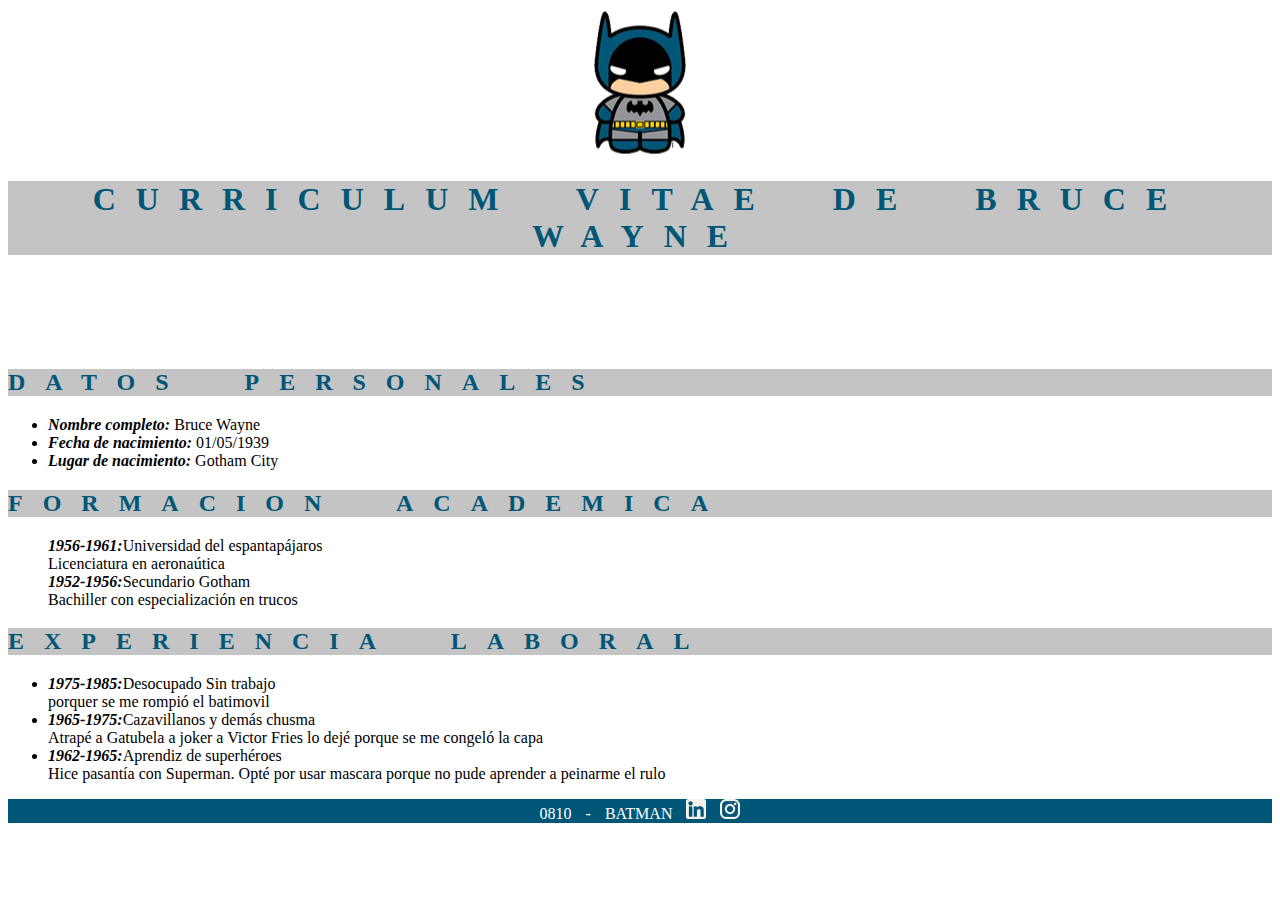
<file: batman/index.html>
<!DOCTYPE html>
<html lang="en">
<head>
    <meta charset="UTF-8">
    <meta http-equiv="X-UA-Compatible" content="IE=edge">
    <meta name="viewport" content="width=device-width, initial-scale=1.0">
    <title>practicaClase6</title>
    <link rel="stylesheet" href="style.css">
</head>
<body>
    <header>
    <img src="img/logo batman.png" alt="imagen de batman">
    <h1 class="fondo"> CURRICULUM VITAE DE BRUCE WAYNE </h1>
    <br><br><br><br>
    </header>
    <main>
        <h2 class="fondo">DATOS PERSONALES</h2>
        <ul>
            <li> <span>Nombre completo:</span> Bruce Wayne</li>
            <li> <span>Fecha de nacimiento:</span> 01/05/1939</li>
            <li> <span>Lugar de nacimiento:</span> Gotham City</li>
        </ul>
        <h2 class="fondo">FORMACION ACADEMICA</h2>
        <ul type="none">
            <li> <span> 1956-1961:</span>Universidad del espantapájaros<br>
            Licenciatura en aeronaútica</li>
            <li> <span> 1952-1956:</span>Secundario Gotham<br>
            Bachiller con especialización en trucos</li>
        </ul>
        <h2 class="fondo">EXPERIENCIA LABORAL</h2>
        <ul>
            <li><span>1975-1985:</span>Desocupado
            Sin trabajo<br> porquer se me rompió el batimovil</li>
            <li><span>1965-1975:</span>Cazavillanos y demás chusma<br>
            Atrapé a Gatubela a joker a Victor Fries lo dejé porque 
            se me congeló la capa</li>
            <li><span>1962-1965:</span>Aprendiz de superhéroes<br>
            Hice pasantía con Superman. Opté por usar mascara porque no pude aprender a peinarme el rulo</li>
        </ul>

    </main>
    <footer>
        0810 - BATMAN  
        <img src="./img/ico_linkedin.png" alt="LI">
        <img src="./img/ico_instagram.png" alt="IG">
    </footer>

</body>
</html>
</file>
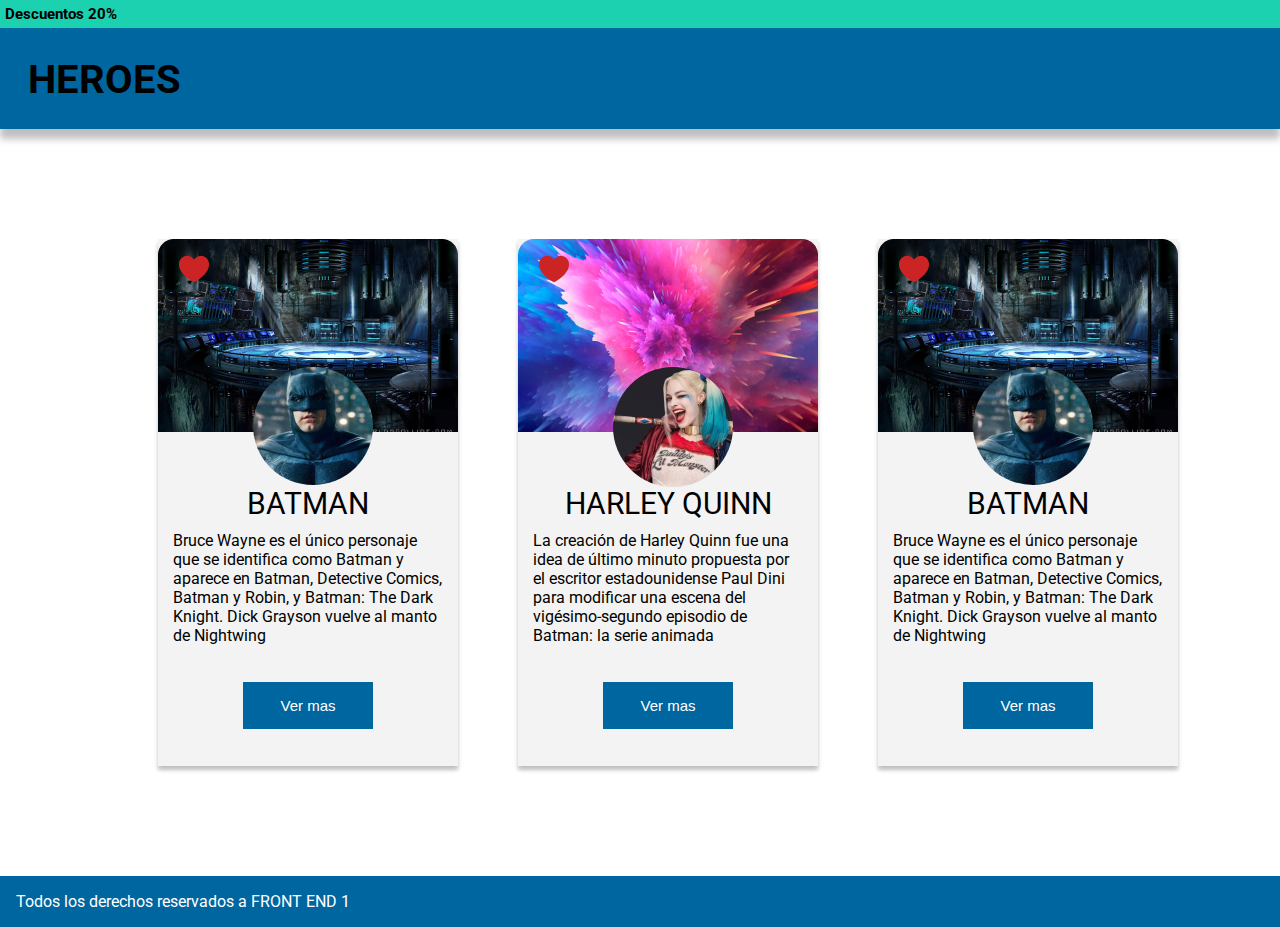
<file: Heroes/index.html>
<!DOCTYPE html>
<html lang="en">
<head>
    <meta charset="UTF-8">
    <meta http-equiv="X-UA-Compatible" content="IE=edge">
    <meta name="viewport" content="width=device-width, initial-scale=1.0">
    <title>Document</title>
    <link rel="stylesheet" href="./CSS/style.css">
</head>
<body>
    <header>
        <h4>Descuentos 20%</h4>
        <h1>HEROES</h1>
        
    </header>
    <main>
        <div class="banner">
            <img class="imgFondo" src="./img/fondo.png" alt="">
            <img class="imgHero" src="./img/caraBatman.png" alt=""> 
            <img class="imgCora" src="./img/cora.png" alt="">
            <h3>BATMAN</h3>
            <p>Bruce Wayne es el único personaje que se identifica como Batman y aparece en Batman, Detective Comics, Batman y Robin, y
            Batman: The Dark Knight. Dick Grayson vuelve al manto de  Nightwing
            </p>
            <div class="boton">
                <button>Ver mas</button>
            </div>
        </div>
        <div class="banner">
            <img class="imgFondo" src="./img/fondo2.png" alt="">
            <img class="imgHero" src="./img/harley.png" alt="">
            <img class="imgCora" src="./img/cora.png" alt="">
            <h3>HARLEY QUINN</h3>
            <p>La creación de Harley Quinn fue una idea de último minuto propuesta por el escritor estadounidense Paul Dini para
            modificar una escena del vigésimo-segundo episodio de Batman: la serie animada
            </p>
            <div class="boton">
                <button>Ver mas</button>
            </div>
        </div>
        <div class="banner">
            <img class="imgFondo" src="./img/fondo.png" alt="">
            <img class="imgHero" src="./img/caraBatman.png" alt="">
            <img class="imgCora" src="./img/cora.png" alt="">
            <h3>BATMAN</h3>
            <p>Bruce Wayne es el único personaje que se identifica como Batman y aparece en Batman, Detective Comics, Batman y
                Robin, y
                Batman: The Dark Knight. Dick Grayson vuelve al manto de Nightwing
            </p>
            <div class="boton">
                <button>Ver mas</button>
            </div>
        </div>
    </main>
    <footer>
        <h3>Todos los derechos reservados a FRONT END 1</h3>
    </footer>

</body>
</html>
</file>
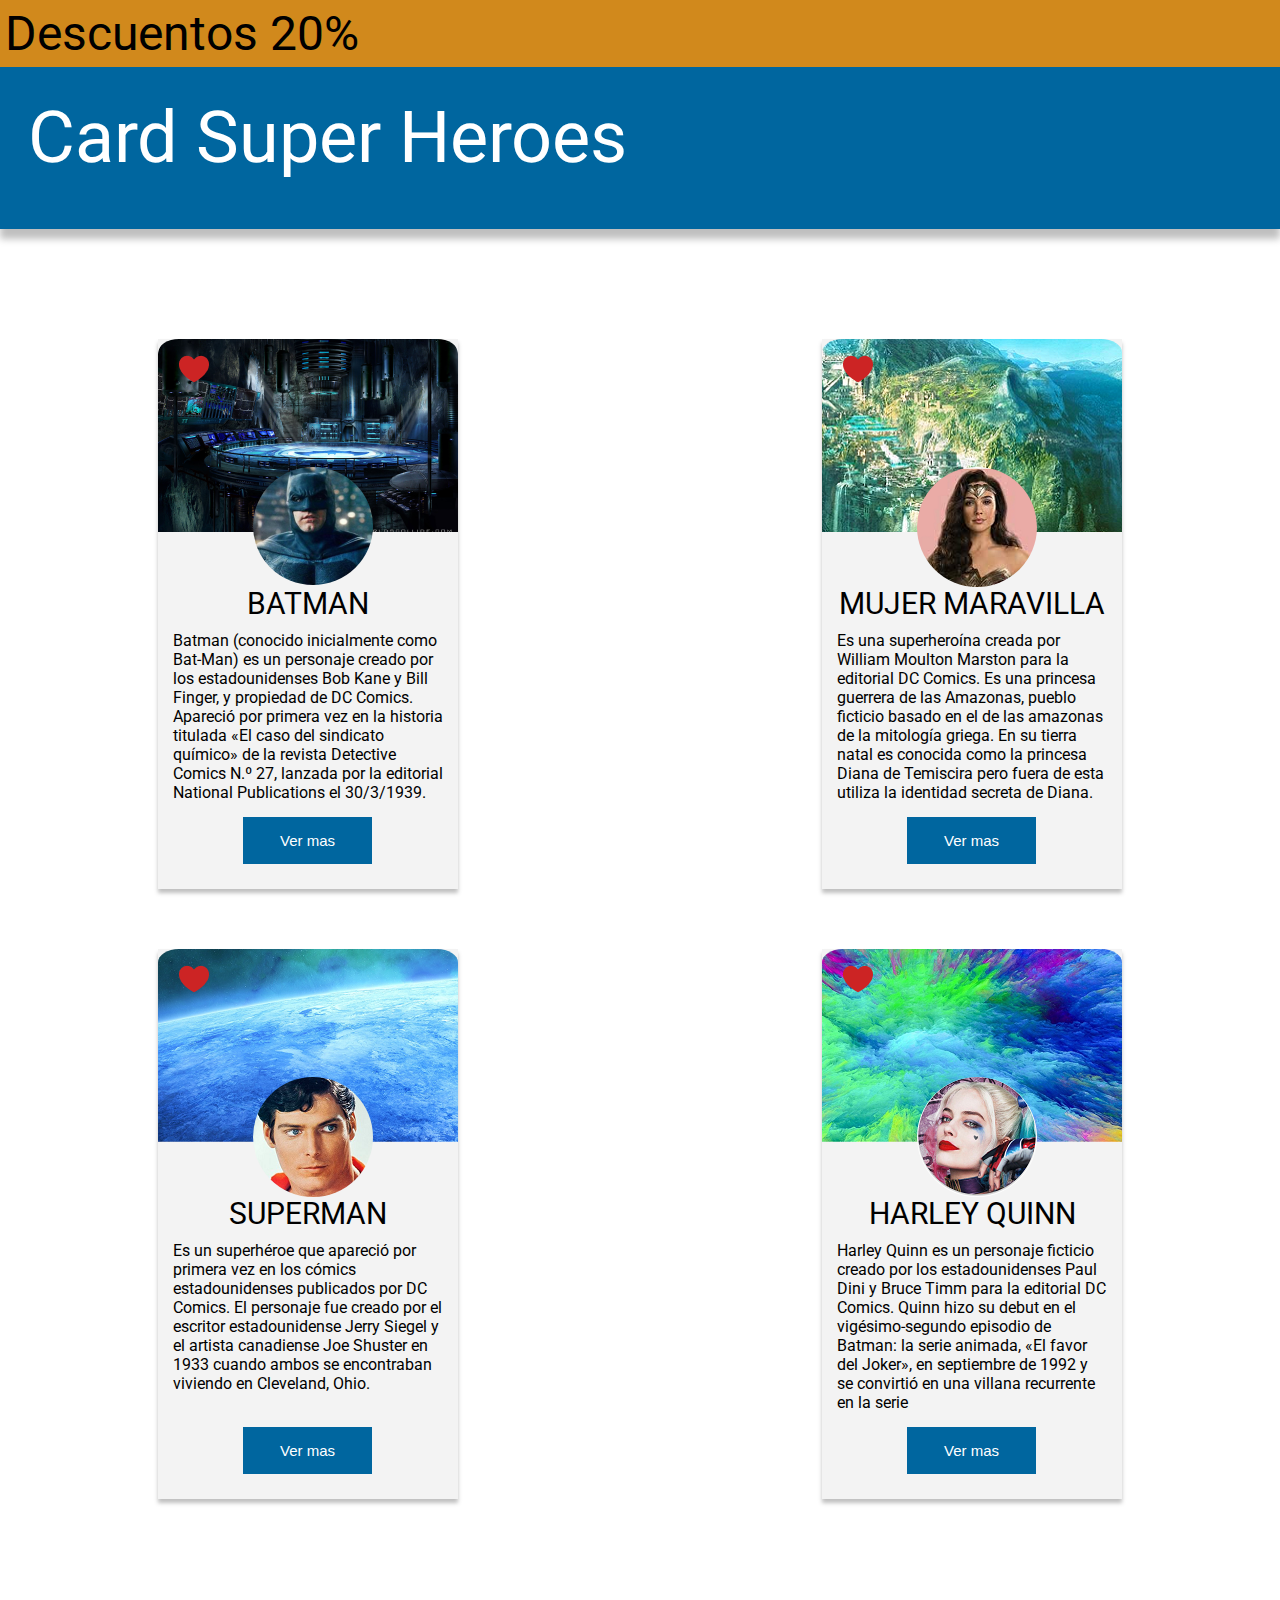
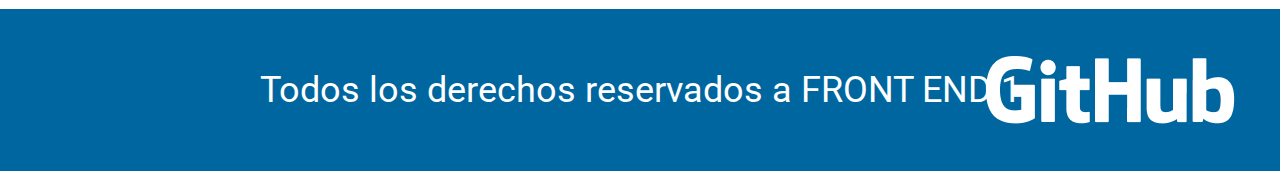
<file: Heroes2/index.html>
<!DOCTYPE html>
<html lang="en">
<head>
    <meta charset="UTF-8">
    <meta http-equiv="X-UA-Compatible" content="IE=edge">
    <meta name="viewport" content="width=device-width, initial-scale=1.0">
    <title>Hero2</title>
    <link rel="stylesheet" href="./CSS/style.css">
</head>
<body>
    <header>
        <h4>Descuentos 20%</h4>
        <h1>Card Super Heroes</h1>
        
    </header>
    <main>
        <div class="banner">
            <img class="imgFondo" src="./img/fondo.png" alt="">
            <img class="imgHero" src="./img/caraBatman.png" alt=""> 
            <img class="imgCora" src="./img/cora.png" alt="">
            <h3>BATMAN</h3>
            <p>Batman (conocido inicialmente como Bat-Man) es un personaje creado por los estadounidenses Bob Kane y Bill Finger, y
            propiedad de DC Comics. Apareció por primera vez en la historia titulada «El caso del sindicato químico» de la revista
            Detective Comics N.º 27, lanzada por la editorial National Publications el 30/3/1939.
            </p>
            <div class="boton">
                <button>Ver mas</button>
            </div>
        </div>
        <div class="banner">
            <img class="imgFondo" src="./img/fondoMaravilla.png" alt="">
            <img class="imgHero" src="./img/maravilla2.png" alt="">
            <img class="imgCora" src="./img/cora.png" alt="">
            <h3>MUJER MARAVILLA</h3>
            <p>Es una superheroína creada por William Moulton Marston para la editorial DC Comics. Es una princesa guerrera de las
            Amazonas, pueblo ficticio basado en el de las amazonas de la mitología griega. En su tierra natal es conocida como la
            princesa Diana de Temiscira pero fuera de esta utiliza la identidad secreta de Diana.
            </p>
            <div class="boton">
                <button>Ver mas</button>
            </div>
        </div>
        <div class="banner">
            <img class="imgFondo" src="./img/fondoSuperman.png" alt="">
            <img class="imgHero" src="./img/superman.png" alt="">
            <img class="imgCora" src="./img/cora.png" alt="">
            <h3>SUPERMAN</h3>
            <p>Es un superhéroe que apareció por primera vez en los cómics estadounidenses publicados por DC Comics.
            El personaje fue creado por el escritor estadounidense Jerry Siegel y el artista canadiense Joe Shuster en 1933 cuando
            ambos se encontraban viviendo en Cleveland, Ohio.
            </p>
            <div class="boton">
                <button>Ver mas</button>
            </div>
        </div>
        <div class="banner especial">
            <img class="imgFondo" src="./img/fondoHarley2.png" alt="">
            <img class="imgHero" src="./img/harley3.png" alt="">
            <img class="imgCora" src="./img/cora.png" alt="">
            <h3>HARLEY QUINN</h3>
            <p>Harley Quinn es un personaje ficticio creado por los estadounidenses Paul Dini y Bruce Timm para la editorial DC Comics.
            Quinn hizo su debut en el vigésimo-segundo episodio de Batman: la serie animada, «El favor del Joker», en septiembre de
            1992 y se convirtió en una villana recurrente en la serie
            </p>
            <div class="boton">
                <button>Ver mas</button>                
            </div>
        </div>
    </main>
    <footer>
        <h3>Todos los derechos reservados a FRONT END 1</h3>
        <img src="./img/github.png" alt="git">
    </footer>

</body>
</html>
</file>
<file: batman/style.css>
.fondo{
    background:#c4c4c4;
    color: #005677; 
    word-spacing: 30px;
    letter-spacing: 20px;
}


header{
    text-align: center;
}

span{
    font-style: italic;
    font-family: 'Times New Roman';
    font-weight: bold;
}
footer {
    background-color: #005677;
    color: white;
    font-family: 'Times New Roman';
    text-align: center;    
    word-spacing: 10px;
    /* letter-spacing: 5px; */
}
</file>
<file: Heroes/CSS/style.css>
@import url('https://fonts.googleapis.com/css2?family=Roboto:wght@400;500;700&display=swap');


*{
    margin: 0px;
}
h1 , h2 ,h3 , h4 ,h5 ,p {
    font-family: 'Roboto';
}
h4{
    background-color: #1CD1B0;
    padding: 5px;     
    font-size: 15px; 
}
h1{
    background-color: #00669F;
    padding: 28px 50px 26px 28px; 
    box-shadow: 0px 10px 7px rgba(0, 0, 0, 0.25);   
    font-size: 40px;
}
main{
    padding: 80px 10%;
    display: flex;
    justify-content: space-between;
}
footer{
    background-color: #00669F;
    color: white;
    padding: 16px;
}
footer h3{
    font-weight: 400;
    font-size: 16px;
}

.banner{
    width: 300px ;
    height: 527px;
    position: relative;
    margin: 30px;
    
}
.imgCora {
    position: absolute;
    top: 15.87px;
    left: 21px;
}
.imgHero{
    position: absolute;
    left: 95px;
    top: 128px;
    border-radius: 50%;
}
.banner{
    background-color: #F3F3F3;    
    box-shadow: 0px 4px 4px rgba(0, 0, 0, 0.25);
}
.banner h3{    
    text-align: center;
    padding-top: 50px;
    font-weight: 400;
    font-size: 30px;
    
}

.banner p{
    margin: 10px 15px 37px;    
}
.banner .boton{
    text-align: center;    
}
.banner button{
    /* background: #00669F; */
    background-color: #00669F;
    color: white;
    padding: 15px 37px;
    border: none;
    font-size: 15px;

}
</file>
<file: Heroes2/CSS/style.css>
@import url('https://fonts.googleapis.com/css2?family=Roboto:wght@400;500;700&display=swap');


*{
    margin: 0px;
    box-sizing: border-box;
}
body{
    /* width: 2056px; */

}

h1 , h2 ,h3 , h4 ,h5 ,p {
    font-family: 'Roboto';
}
h4{
    background-color: #D1891C;
    padding: 5px;     
    font-weight: 400;
    font-size: 48px;
}
h1{
    color: white;
    height: 162px;
    font-size: 72px;
    font-weight: 400;
    background-color: #00669F;
    padding: 28px 50px 26px 28px; 
    box-shadow: 0px 10px 7px rgba(0, 0, 0, 0.25);   
}
main{    
    padding: 80px 10%;
    display: flex;
    justify-content: space-between;
    flex-wrap: wrap;

}
footer{
    position: relative;
    background-color: #00669F;    
    height: 162px;
    color: white;
    padding: 15px 30px;    
    display: flex;
    flex-direction: column;
    justify-content:space-around;
    
}
footer h3{
    position: absolute;    
    font-weight: 400;
    font-size: 36px;        
    align-self: center; 
      
}
footer img{
    position: absolute;    
    align-self: flex-end;
    padding: 15px;  
}

.banner{
    position: relative;
    background-color: #F3F3F3;
    box-shadow: 0px 4px 4px rgba(0, 0, 0, 0.25);
    width: 300px ;
    height: 550px;    
    margin: 30px;
    
}
.imgCora {
    position: absolute;
    top: 15.87px;
    left: 21px;
}

.imgHero{
    position: absolute;
    left: 95px;
    top: 128px;
    border-radius: 50%;
}
.imgFondo {
    border-top-left-radius: 7%;
    border-top-right-radius: 7%;    
}

.banner h3{    
    text-align: center;
    padding-top: 50px;
    font-weight: 400;
    font-size: 30px;
    
}

.banner p{
    margin: 10px 15px 37px;    
}

.banner .boton{
    position: absolute;
    text-align: center;
    bottom: 25px;
    left: 85px;            
}
.banner button{    
    background-color: #00669F;
    color: white;
    padding: 15px 37px;
    border: none;
    font-size: 15px;

}

@media screen and (max-width: 720px) {
        
    main{
        background-color: aqua;
    }
    .especial{
        display:none;
    }
}
</file>
